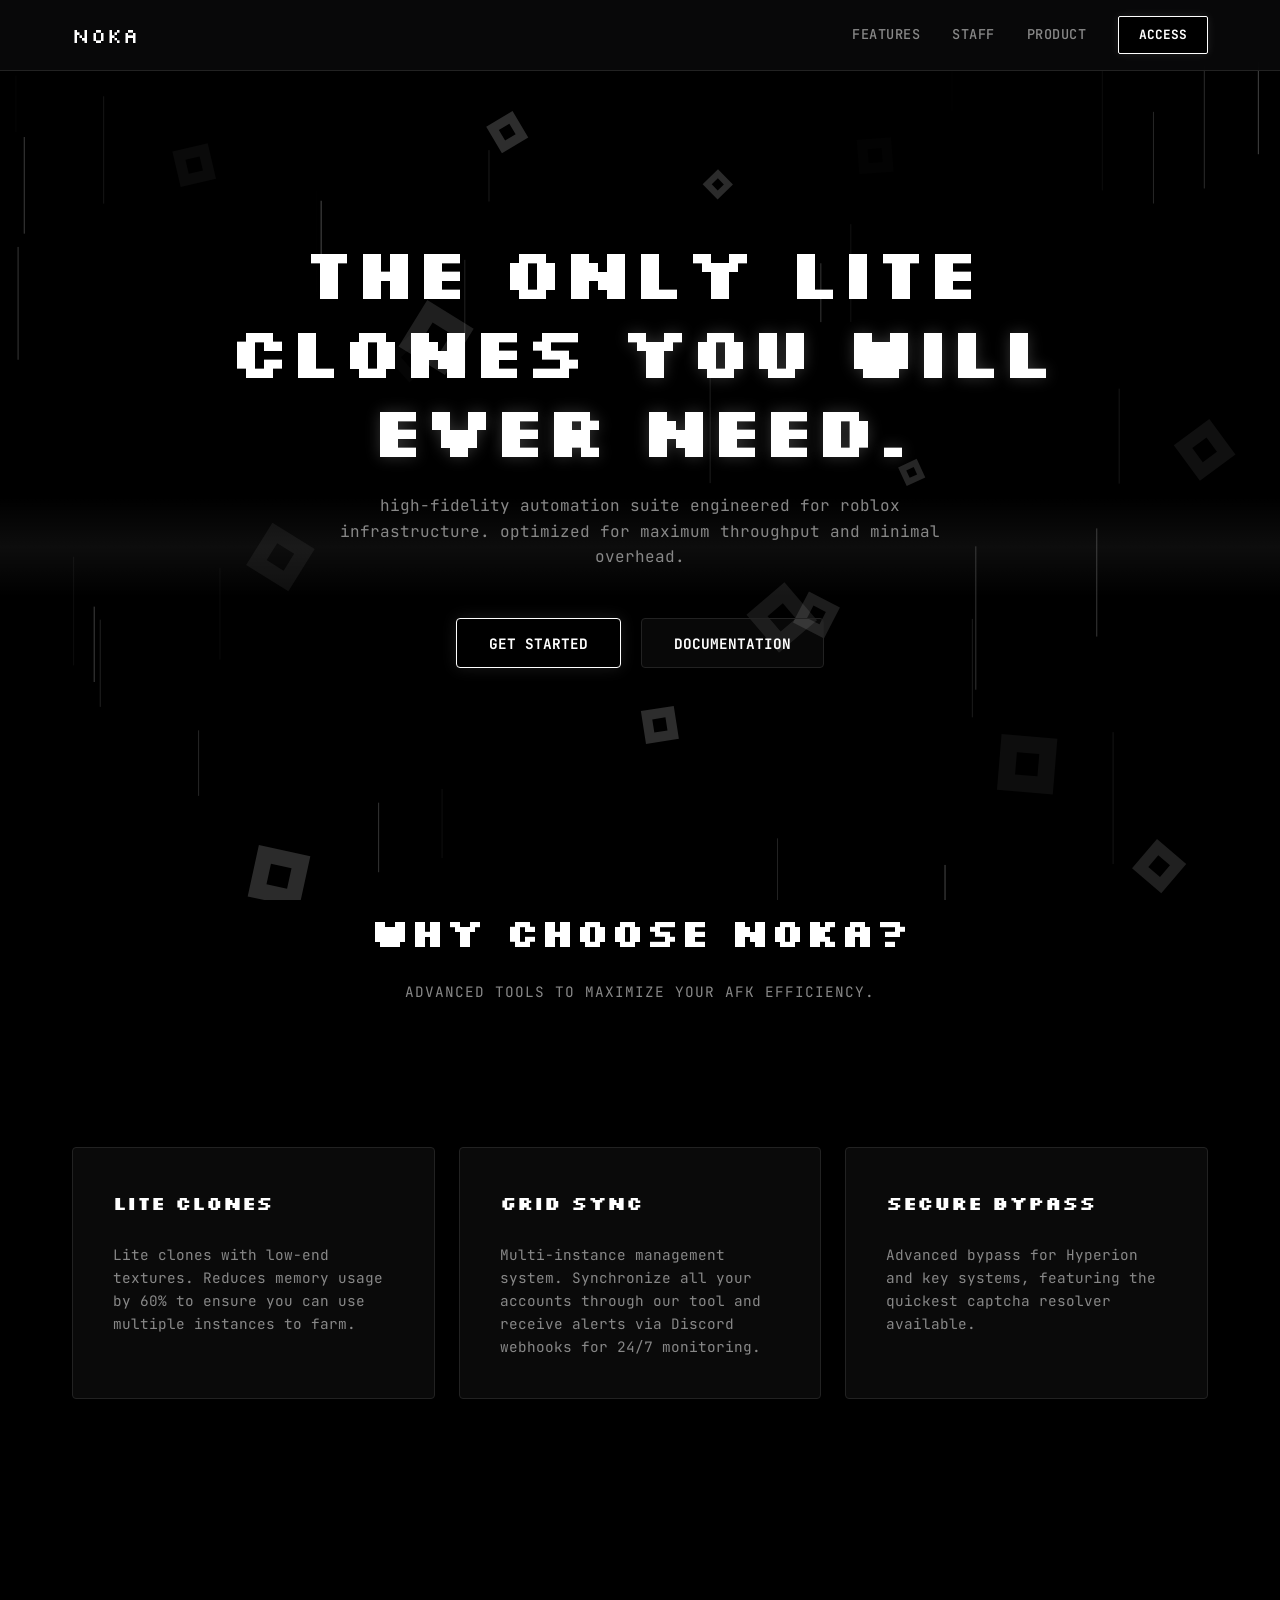
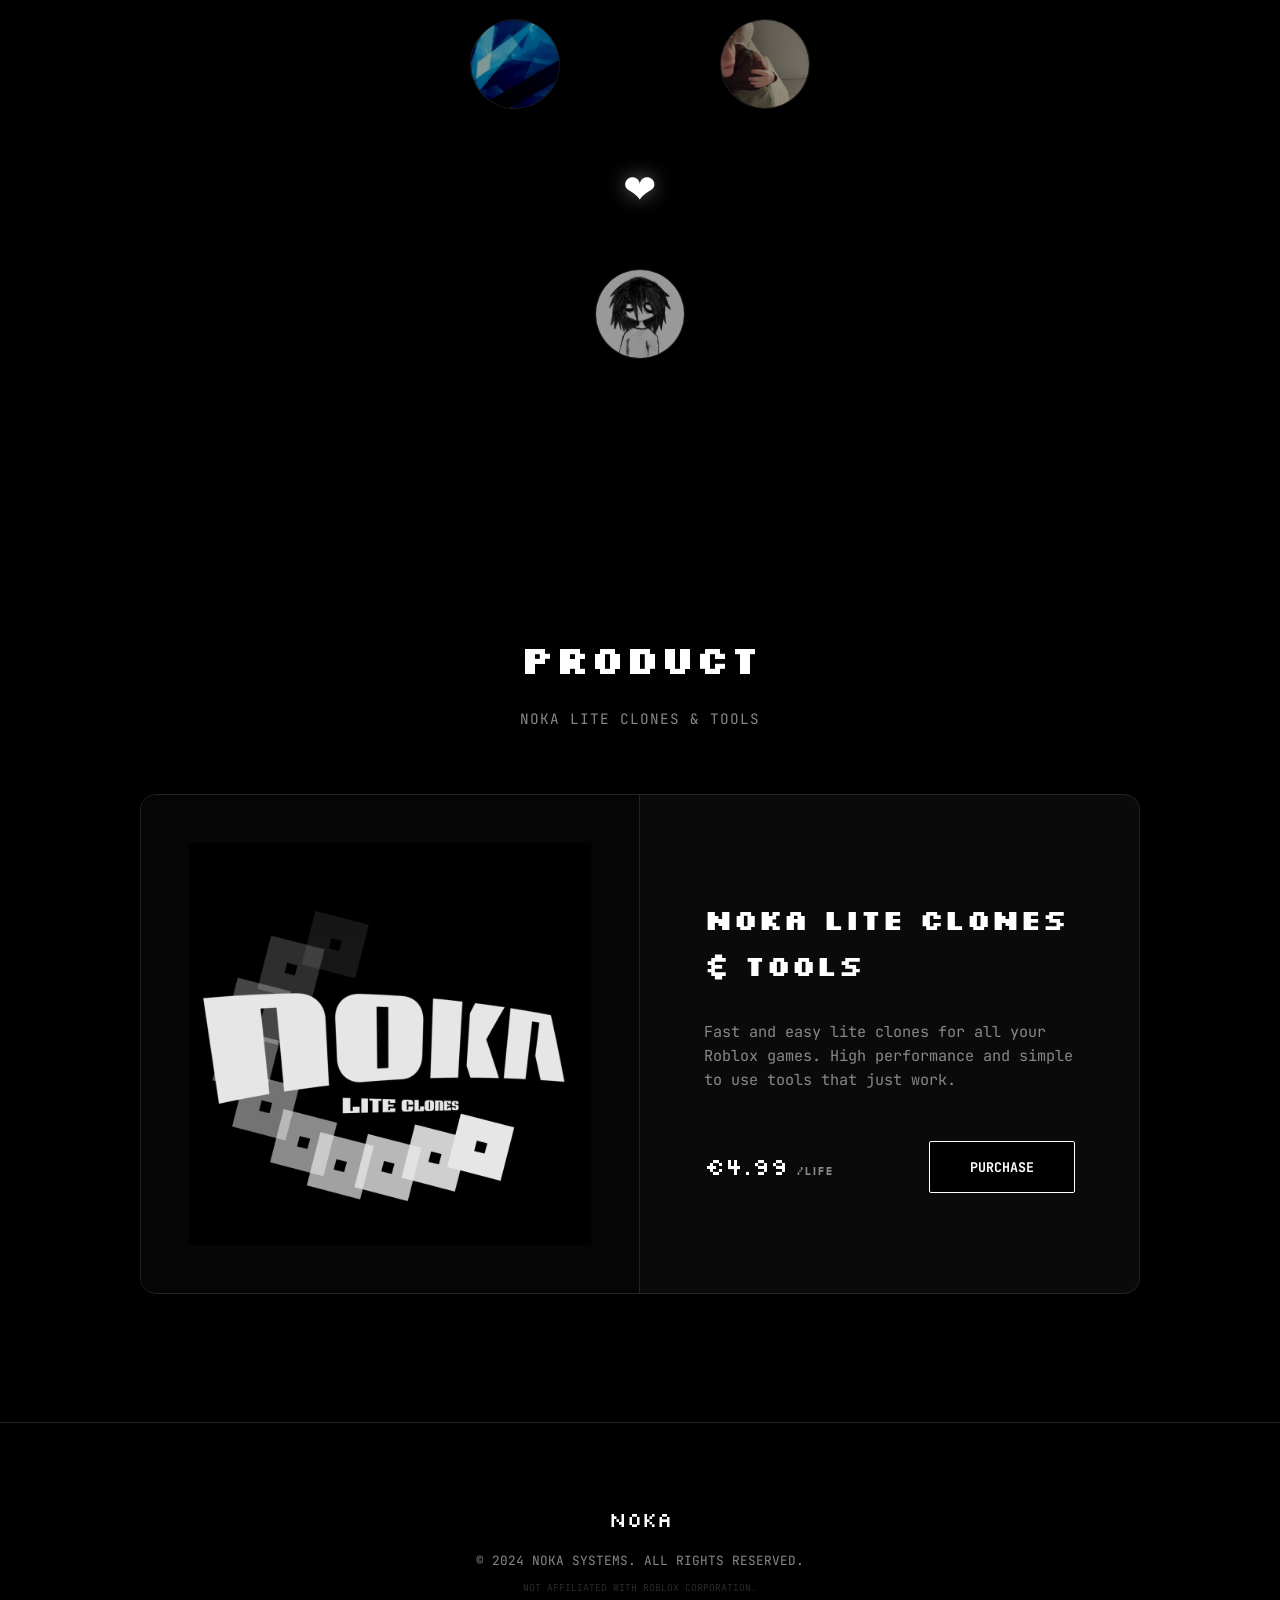
<file: obfuscated/index.html>
<!DOCTYPE html><html lang="en"><head><meta charset="UTF-8"><meta name="viewport" content="width=device-width, initial-scale=1.0"><title>Noka.live</title><link rel="icon" type="image/png" href="images/noka_product_preview.png"><link rel="stylesheet" href="styles.css"><link rel="preconnect" href="https://fonts.googleapis.com"><link rel="preconnect" href="https://fonts.gstatic.com" crossorigin><link href="https://fonts.googleapis.com/css2?family=JetBrains+Mono:wght@400;700&family=Silkscreen:wght@400;700&display=swap" rel="stylesheet"></head><body><div id="canvas-container"><canvas id="canvas"></canvas></div><nav class="navbar"><div class="nav-container"><a href="#" class="nav-logo">NOKA<span></span></a><div class="nav-links"><a href="#features">Features</a><a href="#staff">Staff</a><a href="#product">Product</a><a href="#" class="nav-btn">Access</a></div></div></nav><header class="hero"><div class="hero-content"><h1 class="hero-title">The only lite clones<span> you will ever need.</span></h1><p class="hero-subtitle">High-fidelity automation suite engineered for ROBLOX infrastructure. Optimized for maximum throughput and minimal overhead.</p><div class="hero-actions"><a href="#product" class="btn btn-primary">Get Started</a><a href="https://github.com/noka" class="btn btn-secondary">Documentation</a></div></div></header><main class="container"><div class="section-header"><h2 class="section-title">Why Choose Noka?</h2><p class="section-subtitle">Advanced tools to maximize your AFK efficiency.</p></div><section id="features" class="features-grid"><div class="feature-card"><h3>LITE CLONES</h3><p>Lite clones with low-end textures. Reduces memory usage by 60% to ensure you can use multiple instances to farm.</p></div><div class="feature-card"><h3>GRID SYNC</h3><p>Multi-instance management system. Synchronize all your accounts through our tool and receive alerts via Discord webhooks for 24/7 monitoring.</p></div><div class="feature-card"><h3>SECURE BYPASS</h3><p>Advanced bypass for Hyperion and key systems, featuring the quickest captcha resolver available.</p></div></section><section id="staff" class="staff-section"><div class="team-layout"><div class="team-center"><div class="heart-icon">❤</div><div class="ripple"></div><div class="ripple"></div><div class="ripple"></div></div><div class="team-member member-1"><div class="member-image"><img src="images/nooba.png" alt="Nooba"></div><div class="name-tag">NOOBA</div></div><div class="team-member member-2"><div class="member-image"><img src="images/luka.png" alt="Luka"></div><div class="name-tag">LUKA</div></div><div class="team-member member-3"><div class="member-image"><img src="images/silber.jpg" alt="Silber"></div><div class="name-tag">SILBER</div></div></div></section><section id="product" class="product-section"><div class="section-header"><h2 class="section-title">PRODUCT</h2><p class="section-subtitle">noka lite clones & tools</p></div><div class="product-focus"><div class="product-card"><div class="product-image"><img src="images/noka_product_preview.png" alt="Noka Product Preview"></div><div class="product-info"><div class="product-header"><h3>NOKA LITE CLONES & TOOLS</h3></div><p>Fast and easy lite clones for all your Roblox games. High performance and simple to use tools that just work.</p><div class="product-footer"><span class="price">€4.99<span>/life</span></span><button class="btn-buy">Purchase</button></div></div></div></div></section></main><footer class="footer"><div class="footer-logo">NOKA</div><div class="footer-content"><p>&copy; 2024 NOKA SYSTEMS. ALL RIGHTS RESERVED.</p><p style="margin-top: 0.5rem; opacity: 0.3; font-size: 0.6rem;">NOT AFFILIATED WITH ROBLOX CORPORATION.</p></div></footer><div id="purchase-modal" class="modal"><div class="modal-content"><span class="modal-close">&times;</span><div class="modal-body"><h3>PURCHASE NOKA</h3><p>To purchase Noka Lite Clones & Tools, please DM one of our representatives on Discord:</p><div class="discord-names"><span class="discord-tag">7cela</span><span class="discord-tag">noobaofficial</span></div><p style="font-size: 0.75rem; color: #888; margin-top: 2rem;">Mention that you are from Noka.live for faster processing.</p></div></div></div><div id="access-modal" class="modal"><div class="modal-content"><span class="modal-close">&times;</span><div class="modal-body"><h3>ACCESS DASHBOARD</h3><p>Authorize your membership to continue.</p><div class="login-box"><a href="/login" class="btn-buy" style="display: block; text-decoration: none; text-align: center; background: #5865F2; color: white; padding: 1rem; margin-top: 1.5rem; border: none; font-family: inherit;"> SIGN IN WITH DISCORD </a><p style="font-size: 0.6rem; color: #444; margin-top: 1.5rem; letter-spacing: 2px;"> ROLE VERIFICATION REQUIRED </p></div></div></div></div><script src="script.js"></script></body></html>
</file>
<file: obfuscated/styles.css>
:root{--bg-color:#000000;--bg-accent:#0a0a0a;--text-primary:#FFFFFF;--text-muted:#888888;--border-color:#222222;--acc-primary:#FFFFFF;--acc-secondary:#CCCCCC;--acc-gradient:linear-gradient(135deg, #FFFFFF 0%, #888888 100%);--card-bg:#000000;--font-heading:'Silkscreen', cursive;--font-mono:'JetBrains Mono', monospace;--glow-white:0 0 15px rgba(255, 255, 255, 0.2);}*{margin:0;padding:0;box-sizing:border-box;}html{scroll-behavior:smooth;}body{background-color:var(--bg-color);color:var(--text-primary);font-family:var(--font-mono);line-height:1.6;overflow-x:hidden;-webkit-font-smoothing:antialiased;}#canvas-container{position:fixed;top:0;left:0;width:100%;height:100%;z-index:-1;pointer-events:none;}a{text-decoration:none;color:inherit;transition:all 0.2s ease;}.container{max-width:1200px;margin:0 auto;padding:0 2rem;}.navbar{position:fixed;top:0;left:0;width:100%;z-index:1000;background:rgba(9, 9, 11, 0.9);backdrop-filter:blur(8px);border-bottom:1px solid var(--border-color);}.nav-container{max-width:1200px;margin:0 auto;padding:1rem 2rem;display:flex;justify-content:space-between;align-items:center;}.nav-logo{font-family:var(--font-heading);font-size:1.25rem;letter-spacing:1px;color:var(--text-primary);text-transform:uppercase;}.nav-logo span{color:var(--acc-primary);text-shadow:0 0 10px rgba(37, 99, 235, 0.5);}.nav-links{display:flex;gap:2rem;align-items:center;}.nav-links a:not(.nav-btn){color:var(--text-muted);font-size:0.85rem;font-weight:500;text-transform:uppercase;letter-spacing:0.5px;}.nav-links a:hover:not(.nav-btn){color:var(--text-primary);}.nav-btn{padding:0.5rem 1.25rem;background:#000000;border:1px solid #FFFFFF;border-radius:2px;font-size:0.8rem;font-weight:700;color:#FFFFFF;text-transform:uppercase;box-shadow:0 0 10px rgba(255, 255, 255, 0.1);}.nav-btn:hover{transform:translateY(-1px);box-shadow:0 0 20px rgba(255, 255, 255, 0.3);}.nav-btn-discord{background:transparent;border:1px solid #333;padding:0.5rem 1rem;border-radius:2px;font-size:0.8rem;font-weight:600;text-transform:uppercase;}.nav-btn-discord:hover{background:rgba(255, 255, 255, 0.1);}.hero{height:100vh;display:flex;flex-direction:column;justify-content:center;align-items:center;text-align:center;padding:0 2rem;}.hero-content{max-width:900px;z-index:1;}.hero-title{font-family:var(--font-heading);font-size:clamp(2.5rem, 6vw, 4.5rem);line-height:1.1;margin-bottom:1.5rem;text-transform:uppercase;letter-spacing:-2px;color:#FFFFFF;}.hero-title span{color:#FFFFFF;text-shadow:0 0 15px rgba(255, 255, 255, 0.2);}.hero-subtitle{font-size:1rem;color:var(--text-muted);margin-bottom:3rem;max-width:600px;margin-left:auto;margin-right:auto;text-transform:lowercase;}.hero-actions{display:flex;gap:1.2rem;justify-content:center;}.btn{padding:0.8rem 2rem;border-radius:4px;font-weight:700;font-size:0.9rem;cursor:pointer;text-transform:uppercase;transition:all 0.2s cubic-bezier(0.4, 0, 0.2, 1);}.btn-primary{background:#000000;border:1px solid #FFFFFF;color:#FFFFFF;box-shadow:0 0 15px rgba(255, 255, 255, 0.1);}.btn-primary:hover{transform:scale(1.05);box-shadow:0 0 25px rgba(255, 255, 255, 0.3);}.btn-secondary{background:rgba(255, 255, 255, 0.03);border:1px solid var(--border-color);color:var(--text-primary);}.btn-secondary:hover{background:rgba(255, 255, 255, 0.08);border-color:var(--text-muted);}.section-header{text-align:center;margin-bottom:4rem;}.section-title{font-family:var(--font-heading);font-size:2.5rem;margin-bottom:1rem;text-transform:uppercase;color:#FFFFFF;}.section-subtitle{color:var(--text-muted);font-size:0.9rem;text-transform:uppercase;letter-spacing:1px;}.features-grid{display:grid;grid-template-columns:repeat(auto-fit, minmax(350px, 1fr));gap:1.5rem;padding:5rem 0;}.feature-card{background:var(--bg-accent);border:1px solid var(--border-color);padding:2.5rem;border-radius:4px;transition:all 0.3s ease;cursor:pointer;display:flex;flex-direction:column;gap:1.5rem;position:relative;overflow:hidden;color:#FFFFFF;}.feature-card:hover{border-color:#FFFFFF;background:rgba(255, 255, 255, 0.02);box-shadow:0 0 30px rgba(255, 255, 255, 0.2);transform:translateY(-2px);}.feature-icon{width:48px;height:48px;background:rgba(255, 255, 255, 0.03);border:1px solid var(--border-color);border-radius:4px;display:flex;align-items:center;justify-content:center;font-size:1.25rem;color:#FFFFFF;}.feature-card h3{font-family:var(--font-heading);font-size:1.2rem;text-transform:uppercase;color:#FFFFFF;}.feature-card p{color:var(--text-muted);font-size:0.9rem;line-height:1.6;}.product-section{padding:8rem 0;}.product-focus{display:flex;justify-content:center;}.product-card{max-width:1000px;width:100%;background:var(--bg-accent);border:1px solid var(--border-color);border-radius:16px;overflow:hidden;display:grid;grid-template-columns:1fr 1fr;color:#FFFFFF;}.product-image{background:#050505;padding:3rem;display:flex;align-items:center;justify-content:center;border-right:1px solid var(--border-color);}.product-image img{width:100%;height:auto;filter:grayscale(1) invert(1);opacity:0.9;}.product-info{padding:4rem;display:flex;flex-direction:column;justify-content:center;}.product-header{margin-bottom:2rem;}.product-tag{font-size:0.7rem;font-weight:700;text-transform:uppercase;padding:0.3rem 0.8rem;background:#FFFFFF;color:#000000;border-radius:2px;display:inline-block;margin-bottom:1rem;}.product-header h3{font-family:var(--font-heading);font-size:1.8rem;text-transform:uppercase;color:#FFFFFF;}.product-info p{color:var(--text-muted);font-size:0.95rem;margin-bottom:3rem;}.product-footer{display:flex;justify-content:space-between;align-items:center;}.price{font-family:var(--font-heading);font-size:1.5rem;color:#FFFFFF;}.price span{font-size:0.8rem;color:var(--text-muted);margin-left:0.5rem;}.btn-buy{padding:1rem 2.5rem;border-radius:2px;border:1px solid #FFFFFF;background:#000000;color:#FFFFFF;cursor:pointer;font-family:var(--font-mono);font-weight:700;text-transform:uppercase;transition:all 0.3s cubic-bezier(0.4, 0, 0.2, 1);}.btn-buy:hover{box-shadow:0 0 25px rgba(255, 255, 255, 0.4), 0 0 10px rgba(255, 255, 255, 0.2);transform:translateY(-2px);background:#FFFFFF;color:#000000;}.status-dot{width:6px;height:6px;background:#00FF85;border-radius:50%;box-shadow:0 0 10px #00FF85;animation:pulse 2s infinite;}@keyframes pulse{0%{opacity:1;transform:scale(1);}50%{opacity:0.5;transform:scale(1.5);}100%{opacity:1;transform:scale(1);}}.footer{padding:5rem 0;text-align:center;border-top:1px solid var(--border-color);}.footer-logo{font-family:var(--font-heading);font-size:1.25rem;margin-bottom:1rem;text-transform:uppercase;color:#FFFFFF;}.footer-content p{color:var(--text-muted);font-size:0.8rem;text-transform:uppercase;}.staff-section{padding:10rem 0;position:relative;display:flex;justify-content:center;align-items:center;min-height:600px;}.team-layout{position:relative;width:300px;height:300px;display:flex;justify-content:center;align-items:center;}.team-center{position:absolute;width:60px;height:60px;display:flex;justify-content:center;align-items:center;z-index:5;}.heart-icon{font-size:2.5rem;color:#FFFFFF;text-shadow:0 0 20px rgba(255, 255, 255, 0.4);animation:pulse-heart 3s infinite ease-in-out;}.ripple{position:absolute;border:1px solid rgba(255, 255, 255, 0.2);border-radius:50%;animation:ripple-wave 3s infinite linear;pointer-events:none;}.ripple:nth-child(2){animation-delay:1s;}.ripple:nth-child(3){animation-delay:2s;}@keyframes ripple-wave{0%{width:60px;height:60px;opacity:0.8;}100%{width:320px;height:320px;opacity:0;}}@keyframes pulse-heart{0%, 100%{transform:scale(1);opacity:0.7;}50%{transform:scale(1.05);opacity:1;}}.team-member{position:absolute;width:90px;height:90px;cursor:pointer;transition:all 0.3s ease;z-index:10;}.member-image{width:100%;height:100%;border-radius:50%;border:1px solid rgba(255, 255, 255, 0.1);overflow:hidden;background:#000;transition:all 0.4s cubic-bezier(0.4, 0, 0.2, 1);}.team-member img{width:100%;height:100%;object-fit:cover;opacity:0.6;transition:all 0.3s ease;}.team-member:hover .member-image{border-color:#FFFFFF;box-shadow:0 0 40px rgba(255, 255, 255, 0.4), 0 0 15px rgba(255, 255, 255, 0.2);transform:translateY(-2px);}.team-member:hover img{opacity:1;}.team-member .name-tag{position:absolute;bottom:-35px;left:50%;transform:translateX(-50%);font-size:0.75rem;font-weight:700;text-transform:uppercase;color:#fff;opacity:0;transition:all 0.3s ease;white-space:nowrap;pointer-events:none;background:rgba(0, 0, 0, 0.8);padding:2px 10px;border-radius:2px;}.team-member:hover .name-tag{opacity:1;bottom:-45px;}.member-1{top:-20px;left:-20px;}.member-2{top:-20px;right:-20px;}.member-3{bottom:-20px;left:50%;transform:translateX(-50%);}.modal{display:none;position:fixed;z-index:2000;left:0;top:0;width:100%;height:100%;background-color:rgba(0, 0, 0, 0.4);backdrop-filter:blur(8px);}.modal-content{background-color:#000;margin:15% auto;padding:3rem;border:1px solid #FFFFFF;width:450px;max-width:90%;position:relative;text-align:center;box-shadow:0 0 50px rgba(0, 0, 0, 0.5);}.modal-close{position:absolute;top:1.5rem;right:1.5rem;color:#fff;font-size:1.5rem;cursor:pointer;transition:opacity 0.2s;}.modal-close:hover{opacity:0.5;}.modal-body h3{font-family:var(--font-heading);color:#fff;margin-bottom:2rem;letter-spacing:2px;}.modal-body p{color:#888;line-height:1.6;margin-bottom:2rem;}.discord-names{display:flex;flex-direction:column;gap:1rem;align-items:center;}.discord-tag{background:#FFFFFF;color:#000;padding:0.8rem 2rem;font-weight:800;font-family:var(--font-mono);border-radius:2px;width:100%;}.license-field{width:100%;background:#050505;border:1px solid #333;color:#fff;padding:1rem;font-family:var(--font-mono);font-size:0.8rem;outline:none;transition:border-color 0.3s;text-align:center;letter-spacing:2px;}.license-field:focus{border-color:#fff;box-shadow:0 0 15px rgba(255, 255, 255, 0.1);}@media (max-width:950px){.nav-links{display:flex !important;gap:1rem;}.nav-links a:not(.nav-btn){display:none;}.nav-btn{padding:0.5rem 1rem;font-size:0.7rem;}.hero{height:auto;padding:10rem 1.25rem 6.5rem;}.hero-title{font-size:2.7rem;line-height:1.1;margin-bottom:2rem;}.hero-subtitle{font-size:0.82rem;margin:0 auto 3.25rem;}.hero-actions{flex-direction:column;width:100%;gap:1.25rem;}.btn{width:100%;border-radius:4px;padding:1.1rem;display:block;text-align:center;}.features-grid{grid-template-columns:1fr;padding:2.5rem 0;gap:2.25rem;}.feature-card{padding:2.25rem;}.product-card{grid-template-columns:1fr;border-radius:12px;margin:0 auto;max-width:650px;}.product-image{border-right:none !important;border-bottom:1px solid var(--border-color);padding:2.25rem;}.product-image img{max-width:250px;}.product-info{padding:2.75rem 1.75rem;text-align:center;}.product-footer{flex-direction:column;gap:2.25rem;border-top:1px solid rgba(255, 255, 255, 0.05);padding-top:2rem;}.btn-buy{width:100%;padding:1.1rem;}.staff-section{padding:5.5rem 0;min-height:auto;}.team-layout{width:100%;height:auto;display:flex;flex-direction:column;gap:6.5rem;align-items:center;position:relative;}.ripple{display:none;}.team-center{position:relative;margin-bottom:3.5rem;}.team-member{position:relative !important;top:auto !important;left:auto !important;right:auto !important;bottom:auto !important;transform:none !important;width:125px;height:125px;}.team-member .name-tag{opacity:1;bottom:-45px;}.modal-content{padding:2.25rem 1.75rem;margin-top:28vh;width:92%;}}@media (max-width:480px){.hero-title{font-size:2.25rem;letter-spacing:-1px;}.section-title{font-size:1.9rem;}.feature-card h3{font-size:1.1rem;}}
</file>
